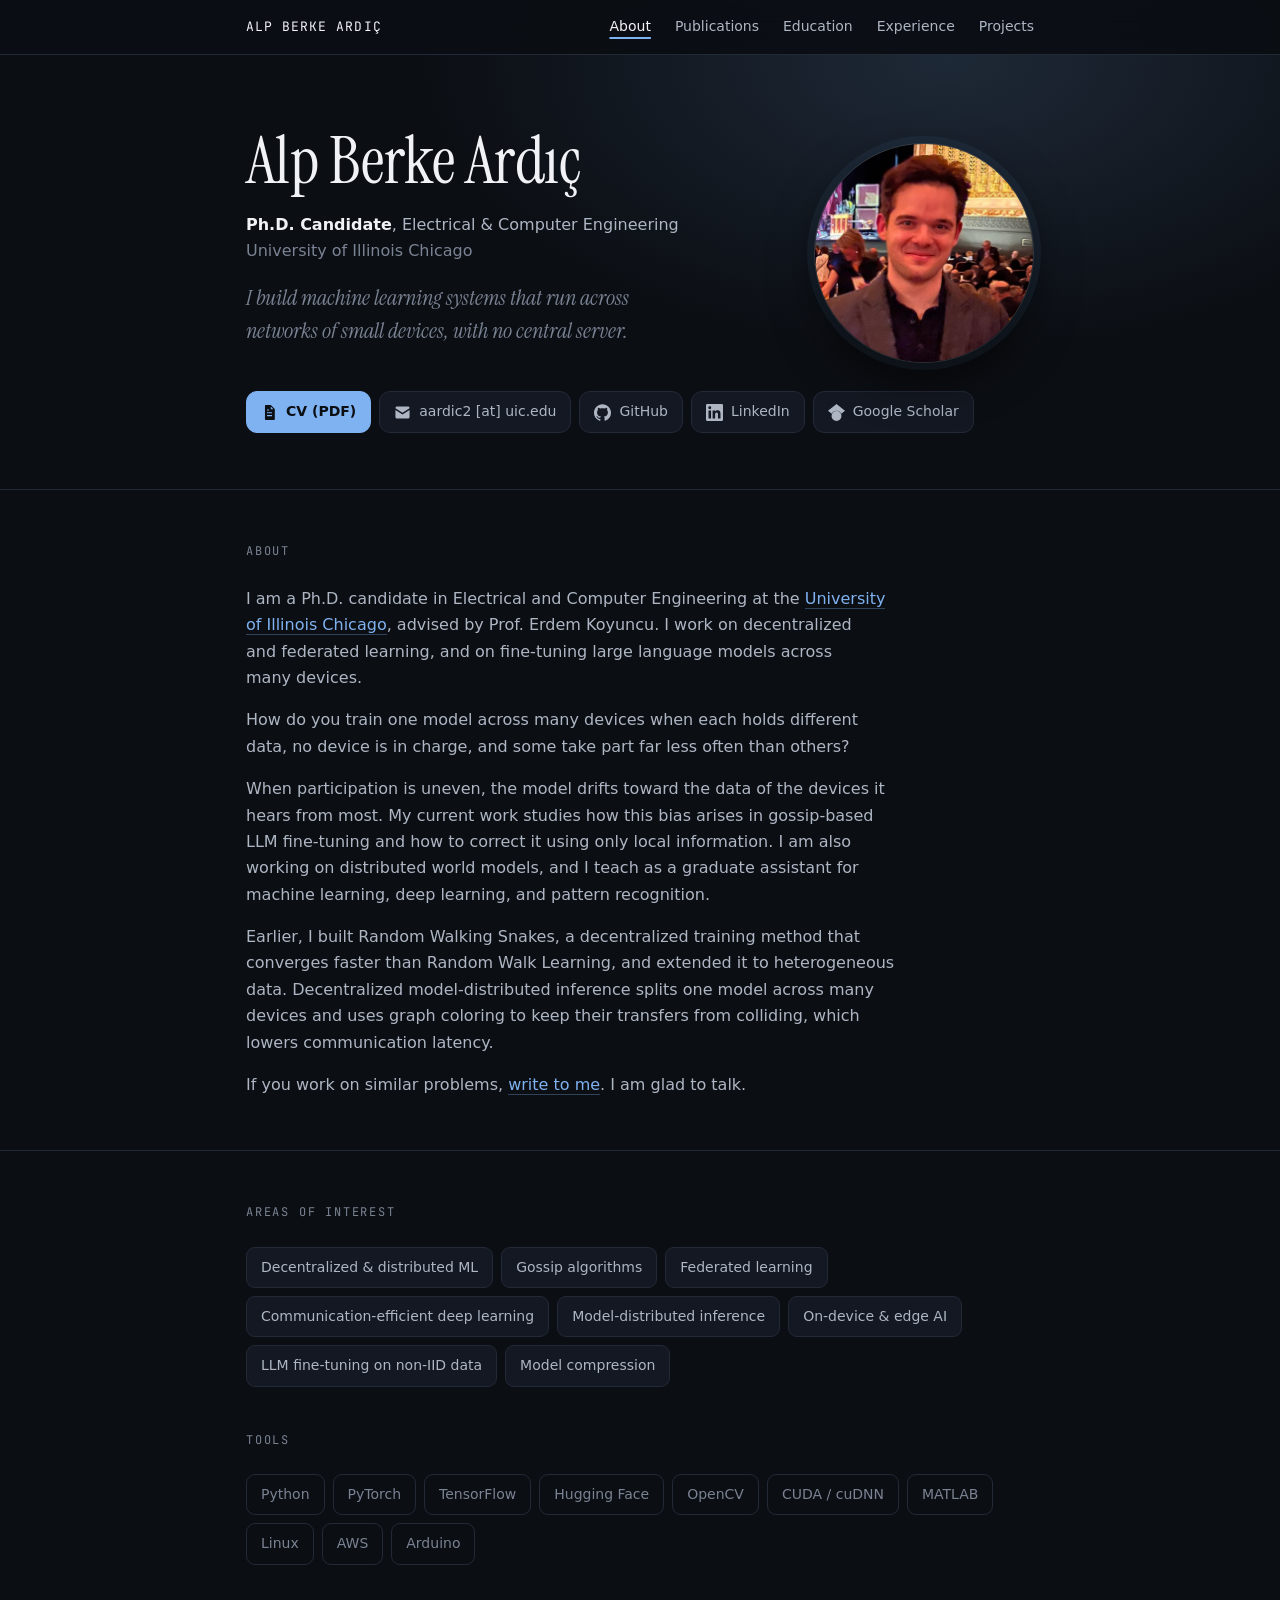
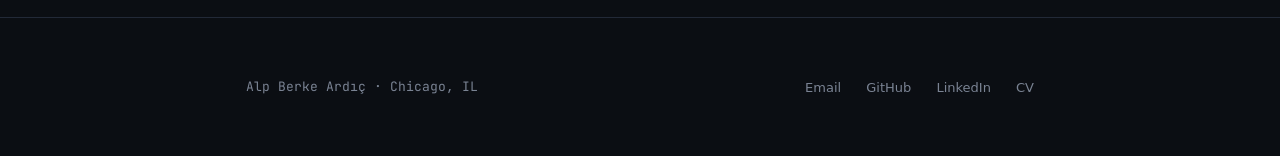
<file: index.html>
<!DOCTYPE html>
<html lang="en">
<head>
<meta charset="UTF-8">
<meta name="viewport" content="width=device-width, initial-scale=1.0">
<title>Alp Berke Ard&#305;&ccedil;</title>
<meta name="description" content="Alp Berke Ard&#305;&ccedil; is a Ph.D. candidate in Electrical and Computer Engineering at the University of Illinois Chicago, working on distributed and decentralized machine learning at the edge.">
<meta name="color-scheme" content="dark">
<meta property="og:title" content="Alp Berke Ard&#305;&ccedil;">
<meta property="og:description" content="Ph.D. candidate in ECE at the University of Illinois Chicago. Distributed and decentralized machine learning at the edge.">
<meta property="og:type" content="profile">
<meta property="og:image" content="https://alpbardic.github.io/profile.jpg">
<meta property="og:url" content="https://alpbardic.github.io/">
<meta name="theme-color" content="#0B0E13">
<meta name="twitter:card" content="summary">
<meta property="og:image:alt" content="Portrait of Alp Berke Ard&#305;&ccedil;">
<link rel="canonical" href="https://alpbardic.github.io/">
<link rel="icon" href="data:image/svg+xml,%3Csvg%20xmlns='http://www.w3.org/2000/svg'%20viewBox='0%200%2032%2032'%3E%3Crect%20width='32'%20height='32'%20rx='8'%20fill='%230B0E13'/%3E%3Ctext%20x='16'%20y='22'%20font-family='Georgia,serif'%20font-size='17'%20fill='%237FB2F0'%20text-anchor='middle'%3EA%3C/text%3E%3C/svg%3E">
<link rel="preconnect" href="https://fonts.googleapis.com">
<link rel="preconnect" href="https://fonts.gstatic.com" crossorigin>
<link href="https://fonts.googleapis.com/css2?family=Instrument+Serif:ital@0;1&family=JetBrains+Mono:wght@400&display=swap" rel="stylesheet">
<link rel="stylesheet" href="style.css">
</head>
<body>

  <a class="skip" href="#main">Skip to content</a>

  <div class="topbar">
    <div class="wrap">
      <a class="mark" href="./">ALP BERKE ARDI&Ccedil;</a>
      <nav aria-label="Pages">
        <a href="./" aria-current="page">About</a>
        <a href="publications.html">Publications</a>
        <a href="education.html">Education</a>
        <a href="experience.html">Experience</a>
        <a href="projects.html">Projects</a>
      </nav>
    </div>
  </div>

  <header class="hero">
    <div class="wrap">
      <div class="hero-grid">
        <div class="intro">
          <h1 class="name">Alp Berke Ard&#305;&ccedil;</h1>
          <p class="role"><strong>Ph.D. Candidate</strong>, Electrical &amp; Computer Engineering<br><span class="role-org">University of Illinois Chicago</span></p>
          <p class="lede">I build machine learning systems that run across networks of small devices, with no central server.</p>
        </div>

        <figure class="portrait">
          <img src="profile.jpg" width="220" height="220" alt="Portrait of Alp Berke Ard&#305;&ccedil;" decoding="async" fetchpriority="high">
        </figure>
      </div>

      <nav class="links" aria-label="Contact and profiles">
        <a class="primary" href="Alp_Berke_Ardic_Resume.pdf" target="_blank" rel="noopener">
          <svg viewBox="0 0 24 24" fill-rule="evenodd" clip-rule="evenodd" aria-hidden="true"><path d="M5.6 2.6c0-.6.5-1.1 1.1-1.1h7.1L19.5 7v14.4c0 .6-.5 1.1-1.1 1.1H6.7c-.6 0-1.1-.5-1.1-1.1V2.6Zm8.2 1.1v3.6h3.6l-3.6-3.6ZM8.4 11.6h7.2v1.6H8.4v-1.6Zm0 4h7.2v1.6H8.4v-1.6Zm0-8h3.2v1.6H8.4V7.6Z"/></svg>
          CV (PDF)
        </a>
        <a href="mailto:aardic2@uic.edu">
          <svg viewBox="0 0 24 24" aria-hidden="true"><path d="M2 5.6C2 4.4 3 3.4 4.2 3.4h15.6c1.2 0 2.2 1 2.2 2.2v.5L12 12.5 2 6.1v-.5Z"/><path d="M2 8.5v9.9c0 1.2 1 2.2 2.2 2.2h15.6c1.2 0 2.2-1 2.2-2.2V8.5l-9.5 6.1c-.3.2-.7.2-1 0L2 8.5Z"/></svg>
          aardic2 [at] uic.edu
        </a>
        <a href="https://github.com/alpbardic" target="_blank" rel="noopener">
          <svg viewBox="0 0 24 24" aria-hidden="true"><path d="M12 .297c-6.63 0-12 5.373-12 12 0 5.303 3.438 9.8 8.205 11.385.6.113.82-.258.82-.577 0-.285-.01-1.04-.015-2.04-3.338.724-4.042-1.61-4.042-1.61C4.422 18.07 3.633 17.7 3.633 17.7c-1.087-.744.084-.729.084-.729 1.205.084 1.838 1.236 1.838 1.236 1.07 1.835 2.809 1.305 3.495.998.108-.776.417-1.305.76-1.605-2.665-.3-5.466-1.332-5.466-5.93 0-1.31.465-2.38 1.235-3.22-.135-.303-.54-1.523.105-3.176 0 0 1.005-.322 3.3 1.23.96-.267 1.98-.399 3-.405 1.02.006 2.04.138 3 .405 2.28-1.552 3.285-1.23 3.285-1.23.645 1.653.24 2.873.12 3.176.765.84 1.23 1.91 1.23 3.22 0 4.61-2.805 5.625-5.475 5.92.42.36.81 1.096.81 2.22 0 1.606-.015 2.896-.015 3.286 0 .315.21.69.825.57C20.565 22.092 24 17.592 24 12.297c0-6.627-5.373-12-12-12"/></svg>
          GitHub
        </a>
        <a href="https://www.linkedin.com/in/alpberkeardic" target="_blank" rel="noopener">
          <svg viewBox="0 0 24 24" aria-hidden="true"><path d="M20.447 20.452h-3.554v-5.569c0-1.328-.027-3.037-1.852-3.037-1.853 0-2.136 1.445-2.136 2.939v5.667H9.351V9h3.414v1.561h.046c.477-.9 1.637-1.85 3.37-1.85 3.601 0 4.267 2.37 4.267 5.455v6.286zM5.337 7.433a2.062 2.062 0 01-2.063-2.065 2.064 2.064 0 112.063 2.065zm1.782 13.019H3.555V9h3.564v11.452zM22.225 0H1.771C.792 0 0 .774 0 1.729v20.542C0 23.227.792 24 1.771 24h20.451C23.2 24 24 23.227 24 22.271V1.729C24 .774 23.2 0 22.222 0h.003z"/></svg>
          LinkedIn
        </a>
        <a href="https://scholar.google.com/citations?user=dXSfslwAAAAJ&amp;hl=en" target="_blank" rel="noopener">
          <svg viewBox="0 0 24 24" aria-hidden="true"><path d="M5.242 13.769L0 9.5 12 0l12 9.5-5.242 4.269C17.548 11.249 14.978 9.5 12 9.5c-2.977 0-5.548 1.748-6.758 4.269zM12 10a7 7 0 100 14 7 7 0 000-14z"/></svg>
          Google Scholar
        </a>
      </nav>
    </div>
  </header>

  <main id="main">
    <section id="about" aria-labelledby="about-label">
      <div class="wrap">
        <h2 class="section-label" id="about-label">About</h2>
        <div class="prose">
          <p>I am a Ph.D. candidate in Electrical and Computer Engineering at the <a href="https://ece.uic.edu" target="_blank" rel="noopener">University of Illinois Chicago</a>, advised by Prof. Erdem Koyuncu. I work on decentralized and federated learning, and on fine-tuning large language models across many devices.</p>
          <p>How do you train one model across many devices when each holds different data, no device is in charge, and some take part far less often than others?</p>
          <p>When participation is uneven, the model drifts toward the data of the devices it hears from most. My current work studies how this bias arises in gossip-based LLM fine-tuning and how to correct it using only local information. I am also working on distributed world models, and I teach as a graduate assistant for machine learning, deep learning, and pattern recognition.</p>
          <p>Earlier, I built Random Walking Snakes, a decentralized training method that converges faster than Random Walk Learning, and extended it to heterogeneous data. Decentralized model-distributed inference splits one model across many devices and uses graph coloring to keep their transfers from colliding, which lowers communication latency.</p>
          <p>If you work on similar problems, <a href="mailto:aardic2@uic.edu">write to me</a>. I am glad to talk.</p>
        </div>
      </div>
    </section>

    <section id="interests">
      <div class="wrap">
        <h2 class="section-label">Areas of Interest</h2>
        <ul class="tags">
          <li>Decentralized &amp; distributed ML</li>
          <li>Gossip algorithms</li>
          <li>Federated learning</li>
          <li>Communication-efficient deep learning</li>
          <li>Model-distributed inference</li>
          <li>On-device &amp; edge AI</li>
          <li>LLM fine-tuning on non-IID data</li>
          <li>Model compression</li>
        </ul>
        <h2 class="section-label">Tools</h2>
        <ul class="tags tools">
          <li>Python</li>
          <li>PyTorch</li>
          <li>TensorFlow</li>
          <li>Hugging Face</li>
          <li>OpenCV</li>
          <li>CUDA / cuDNN</li>
          <li>MATLAB</li>
          <li>Linux</li>
          <li>AWS</li>
          <li>Arduino</li>
        </ul>
      </div>
    </section>
  </main>

  <footer>
    <div class="wrap">
      <span class="foot-name">Alp Berke Ard&#305;&ccedil; &middot; Chicago, IL</span>
      <span class="foot-links">
        <a href="mailto:aardic2@uic.edu">Email</a>
        <a href="https://github.com/alpbardic" target="_blank" rel="noopener">GitHub</a>
        <a href="https://www.linkedin.com/in/alpberkeardic" target="_blank" rel="noopener">LinkedIn</a>
        <a href="Alp_Berke_Ardic_Resume.pdf" target="_blank" rel="noopener">CV</a>
      </span>
    </div>
  </footer>

</body>
</html>
</file>
<file: style.css>
:root {
  --bg:        #0B0E13;
  --surface:   #131822;
  --line:      #222937;
  --ink:       #F0F2F6;
  --body:      #AEB6C4;
  --muted:     #7A8393;
  --accent:    #7FB2F0;
  --accent-dim: rgba(127, 178, 240, 0.11);
  --n-a: #3FBFAF;
  --n-b: #8290E4;
  --n-c: #E0A63C;
  --n-d: #C071B8;
  --maxw: 840px;
}

* { box-sizing: border-box; }
html {
  color-scheme: dark;
  -webkit-font-smoothing: antialiased;
  -moz-osx-font-smoothing: grayscale;
  -webkit-tap-highlight-color: rgba(127, 178, 240, 0.15);
  scroll-behavior: smooth;
  scroll-padding-top: 70px;
}
body {
  margin: 0;
  position: relative;
  display: flex;
  flex-direction: column;
  min-height: 100dvh;
  background: var(--bg);
  color: var(--body);
  font-family: 'Segoe UI', -apple-system, BlinkMacSystemFont, system-ui, Roboto, 'Helvetica Neue', Arial, sans-serif;
  font-size: 1rem;
  line-height: 1.65;
}
body::before {
  content: "";
  position: absolute;
  top: 0;
  left: 0;
  right: 0;
  height: 760px;
  pointer-events: none;
  z-index: 0;
  background: radial-gradient(760px 420px at 74% 8%, rgba(127, 178, 240, 0.16), transparent 70%);
}
.wrap {
  max-width: var(--maxw);
  margin: 0 auto;
  padding-left: max(26px, env(safe-area-inset-left));
  padding-right: max(26px, env(safe-area-inset-right));
  position: relative;
  z-index: 1;
}

main { flex: 1 0 auto; }

a { color: var(--accent); touch-action: manipulation; }
::selection { background: rgba(127, 178, 240, 0.28); color: #fff; }
:focus-visible { outline: 2px solid var(--accent); outline-offset: 3px; border-radius: 4px; }

.skip {
  position: absolute;
  left: -9999px;
  top: 0;
  z-index: 30;
  background: var(--surface);
  color: var(--ink);
  border: 1px solid var(--line);
  border-radius: 8px;
  padding: 10px 16px;
  font-size: 0.875rem;
  text-decoration: none;
}
.skip:focus { left: 12px; top: 12px; }

/* ---------- Site nav ---------- */
.topbar {
  position: sticky;
  top: 0;
  z-index: 20;
  background: rgba(11, 14, 19, 0.95);
  backdrop-filter: saturate(160%) blur(12px);
  -webkit-backdrop-filter: saturate(160%) blur(12px);
  border-bottom: 1px solid var(--line);
}
.topbar .wrap {
  display: flex;
  align-items: center;
  justify-content: space-between;
  gap: 20px;
  height: 54px;
}
.topbar .mark {
  font-family: 'JetBrains Mono', ui-monospace, monospace;
  font-size: 0.8125rem;
  letter-spacing: 0.08em;
  color: var(--ink);
  text-decoration: none;
  white-space: nowrap;
}
.topbar nav { display: flex; gap: 24px; }
.topbar nav a {
  font-size: 0.875rem;
  color: var(--body);
  text-decoration: none;
  transition: color .18s ease;
}
.topbar nav a:hover { color: var(--ink); }
.topbar nav a[aria-current="page"] {
  color: var(--ink);
  text-decoration: underline;
  text-decoration-color: var(--accent);
  text-decoration-thickness: 2px;
  text-underline-offset: 6px;
}

/* ---------- Hero ---------- */
.hero .wrap { padding-top: 72px; padding-bottom: 56px; }
.hero-grid {
  display: flex;
  align-items: flex-start;
  gap: 48px;
}
.intro { flex: 1 1 auto; min-width: 0; }

.portrait { flex: 0 0 auto; position: relative; margin: 16px 0 0; }
.portrait img {
  display: block;
  width: 220px;
  height: 220px;
  border-radius: 50%;
  object-fit: cover;
  border: 1px solid rgba(255, 255, 255, 0.14);
  box-shadow:
    0 0 0 7px rgba(127, 178, 240, 0.06),
    0 18px 44px rgba(0, 0, 0, 0.55);
}

.name {
  font-family: 'Instrument Serif', Georgia, serif;
  font-weight: 400;
  font-size: clamp(2.7rem, 7.4vw, 4.1rem);
  line-height: 1.05;
  letter-spacing: -0.008em;
  text-wrap: balance;
  color: var(--ink);
  margin: 0;
}
.role {
  font-size: 1rem;
  color: var(--body);
  margin: 16px 0 0;
}
.role strong { color: var(--ink); font-weight: 600; }
.role-org { color: var(--muted); }
.lede {
  font-family: 'Instrument Serif', Georgia, serif;
  font-style: italic;
  font-size: clamp(1.14rem, 2.5vw, 1.38rem);
  line-height: 1.5;
  color: var(--muted);
  margin: 16px 0 0;
  max-width: 42ch;
}

/* ---------- Link row ---------- */
.links { display: flex; flex-wrap: wrap; gap: 8px; margin-top: 28px; }
.links a {
  display: inline-flex;
  align-items: center;
  gap: 8px;
  height: 42px;
  padding: 0 14px;
  border: 1px solid var(--line);
  background: var(--surface);
  border-radius: 11px;
  color: var(--body);
  font-size: 0.875rem;
  text-decoration: none;
  white-space: nowrap;
  transition: color .18s ease, border-color .18s ease, background .18s ease, transform .18s ease;
}
.links a:hover {
  color: var(--accent);
  border-color: rgba(127, 178, 240, 0.45);
  background: var(--accent-dim);
  transform: translateY(-2px);
}
.links a.primary { background: var(--accent); border-color: var(--accent); color: var(--bg); font-weight: 600; }
.links a.primary:hover { background: #A3C8F5; border-color: #A3C8F5; color: var(--bg); }
.links svg { width: 17px; height: 17px; fill: currentColor; display: block; flex: none; }

/* ---------- Sections ---------- */
section { border-top: 1px solid var(--line); }
section .wrap { padding-top: 52px; padding-bottom: 52px; }

.section-label {
  font-family: 'JetBrains Mono', ui-monospace, monospace;
  font-size: 0.75rem;
  font-weight: 400;
  letter-spacing: 0.15em;
  text-transform: uppercase;
  color: var(--muted);
  margin: 0 0 24px;
}

/* A page of its own: Publications, Education, Experience, Projects */
.page .wrap { padding-top: 64px; padding-bottom: 72px; }
.page-title {
  font-family: 'Instrument Serif', Georgia, serif;
  font-weight: 400;
  font-size: clamp(2.3rem, 5vw, 3rem);
  line-height: 1.1;
  color: var(--ink);
  margin: 0 0 40px;
}

.prose p { margin: 0 0 1rem; max-width: 64ch; text-wrap: pretty; }
.prose p:last-child { margin-bottom: 0; }
.prose a { text-decoration: none; border-bottom: 1px solid rgba(127, 178, 240, 0.32); transition: border-color .18s ease; }
.prose a:hover { border-bottom-color: var(--accent); }
.prose strong { color: var(--ink); font-weight: 600; }

/* Areas of interest + tools */
.tags + .section-label { margin-top: 44px; }
.tags { list-style: none; margin: 0; padding: 0; display: flex; flex-wrap: wrap; gap: 8px; }
.tags li {
  font-size: 0.875rem;
  color: var(--body);
  background: var(--surface);
  border: 1px solid var(--line);
  padding: 8px 14px;
  border-radius: 9px;
}
.tags.tools li { background: transparent; color: var(--muted); }

/* Experience + Education rows */
.rows { list-style: none; margin: 0; padding: 0; }
.rows li {
  display: flex;
  justify-content: space-between;
  align-items: baseline;
  gap: 24px;
  padding: 20px 0;
  border-top: 1px solid var(--line);
}
.rows li > div { min-width: 0; }
.rows li:first-child { border-top: none; padding-top: 0; }
.rows li:last-child { padding-bottom: 0; }
.row-title { color: var(--ink); font-weight: 600; font-size: 1rem; line-height: 1.4; }
.row-where { color: var(--body); font-size: 0.875rem; margin-top: 4px; }
.row-note { color: var(--muted); font-size: 0.875rem; margin-top: 8px; max-width: 56ch; }
.row-when {
  font-family: 'JetBrains Mono', ui-monospace, monospace;
  font-size: 0.8125rem;
  font-variant-numeric: tabular-nums;
  color: var(--muted);
  white-space: nowrap;
  flex: 0 0 auto;
}

/* Publications */
.pubs { list-style: none; margin: 0; padding: 0; display: flex; flex-direction: column; gap: 32px; }
.pub-title { font-weight: 600; color: var(--ink); font-size: 1rem; line-height: 1.4; text-decoration: none; display: inline-block; text-wrap: pretty; }
a.pub-title { border-bottom: 1px solid transparent; transition: color .18s ease, border-color .18s ease; }
a.pub-title:hover { color: var(--accent); border-bottom-color: var(--accent); }
.pub-authors { font-size: 0.875rem; color: var(--muted); margin-top: 8px; }
.pub-authors .me { color: var(--ink); font-weight: 600; }
.pub-meta {
  font-family: 'JetBrains Mono', ui-monospace, monospace;
  font-size: 0.8125rem;
  line-height: 1.65;
  color: var(--muted);
  margin-top: 8px;
  text-wrap: pretty;
}
.pub-meta .tag { margin-right: 11px; }
.pub-meta .pub-link { margin-left: 11px; }
.tag {
  display: inline-block;
  vertical-align: 1px;
  font-family: 'JetBrains Mono', ui-monospace, monospace;
  font-size: 0.75rem;
  letter-spacing: 0.06em;
  text-transform: uppercase;
  padding: 4px 9px;
  border-radius: 5px;
  border: 1px solid transparent;
}
.tag.published, .tag.accepted { background: rgba(63, 191, 175, 0.12); color: #5FD3C4; border-color: rgba(63, 191, 175, 0.28); }
.tag.review    { background: rgba(224, 166, 60, 0.12); color: #E0A63C; border-color: rgba(224, 166, 60, 0.28); }
.tag.submitted { background: rgba(154, 163, 179, 0.10); color: #A8B0BE; border-color: rgba(154, 163, 179, 0.26); }
.pub-link { color: var(--accent); text-decoration: none; border-bottom: 1px solid transparent; white-space: nowrap; }
.pub-link:hover { border-bottom-color: var(--accent); }

/* Footer */
footer { border-top: 1px solid var(--line); }
footer .wrap {
  padding-top: 56px;
  padding-bottom: 56px;
  display: flex;
  justify-content: space-between;
  flex-wrap: wrap;
  gap: 14px;
  align-items: center;
}
.foot-name { font-family: 'JetBrains Mono', ui-monospace, monospace; font-size: 0.8125rem; color: var(--muted); }
.foot-links a { color: var(--muted); font-size: 0.8125rem; text-decoration: none; margin-left: 20px; }
.foot-links a:first-child { margin-left: 0; }
.foot-links a:hover { color: var(--accent); }

/* ---------- Load animation ---------- */
.intro > *, .links { animation: riseIn .68s cubic-bezier(.2,.7,.2,1) backwards; }
.name   { animation-delay: .10s; }
.role   { animation-delay: .16s; }
.lede   { animation-delay: .22s; }
.links  { animation-delay: .28s; }
.portrait { animation: riseIn .8s cubic-bezier(.2,.7,.2,1) .12s backwards; }
@keyframes riseIn { from { opacity: 0; transform: translateY(12px); } to { opacity: 1; transform: none; } }

@media (prefers-reduced-motion: reduce) {
  html { scroll-behavior: auto; }
  .intro > *, .links, .portrait {
    animation: none !important;
    opacity: 1 !important;
    transform: none !important;
  }
}

/* ---------- Mobile ---------- */
@media (max-width: 720px) {
  .topbar { position: static; }
  .topbar .wrap { flex-wrap: wrap; height: auto; gap: 6px 16px; padding-top: 14px; padding-bottom: 14px; }
  .topbar .mark { width: 100%; }
  .topbar nav { flex-wrap: wrap; gap: 4px 18px; }
  .wrap { padding-left: max(20px, env(safe-area-inset-left)); padding-right: max(20px, env(safe-area-inset-right)); }
  .hero .wrap { padding-top: 44px; padding-bottom: 44px; }
  .hero-grid { flex-direction: column-reverse; align-items: flex-start; gap: 28px; }
  .portrait { margin: 0; }
  .portrait img { width: 132px; height: 132px; }
  section .wrap { padding-top: 40px; padding-bottom: 40px; }
  .page .wrap { padding-top: 40px; padding-bottom: 48px; }
  .page-title { margin-bottom: 28px; }
  .rows li { flex-direction: column-reverse; align-items: flex-start; gap: 6px; }
  .tags li { font-size: 0.8125rem; padding: 6px 12px; }
  .lede { max-width: none; }
}
</file>
